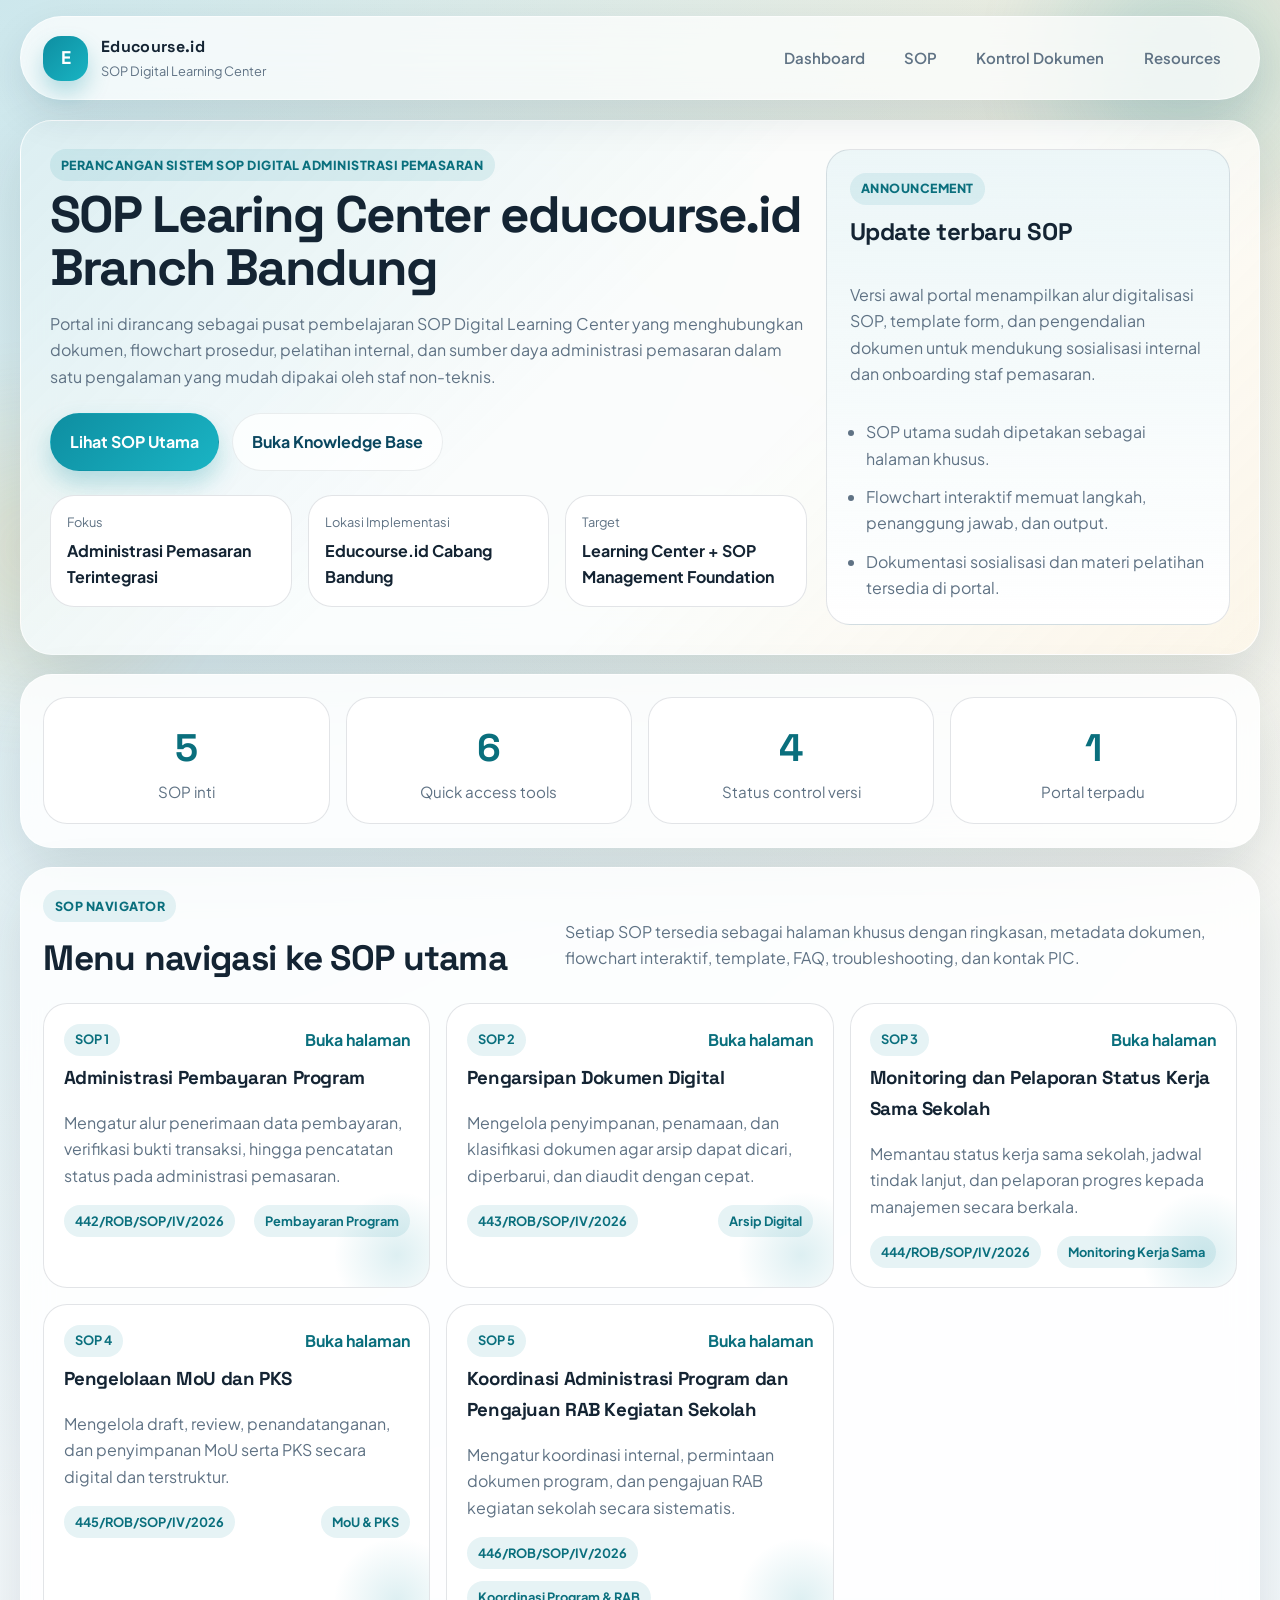
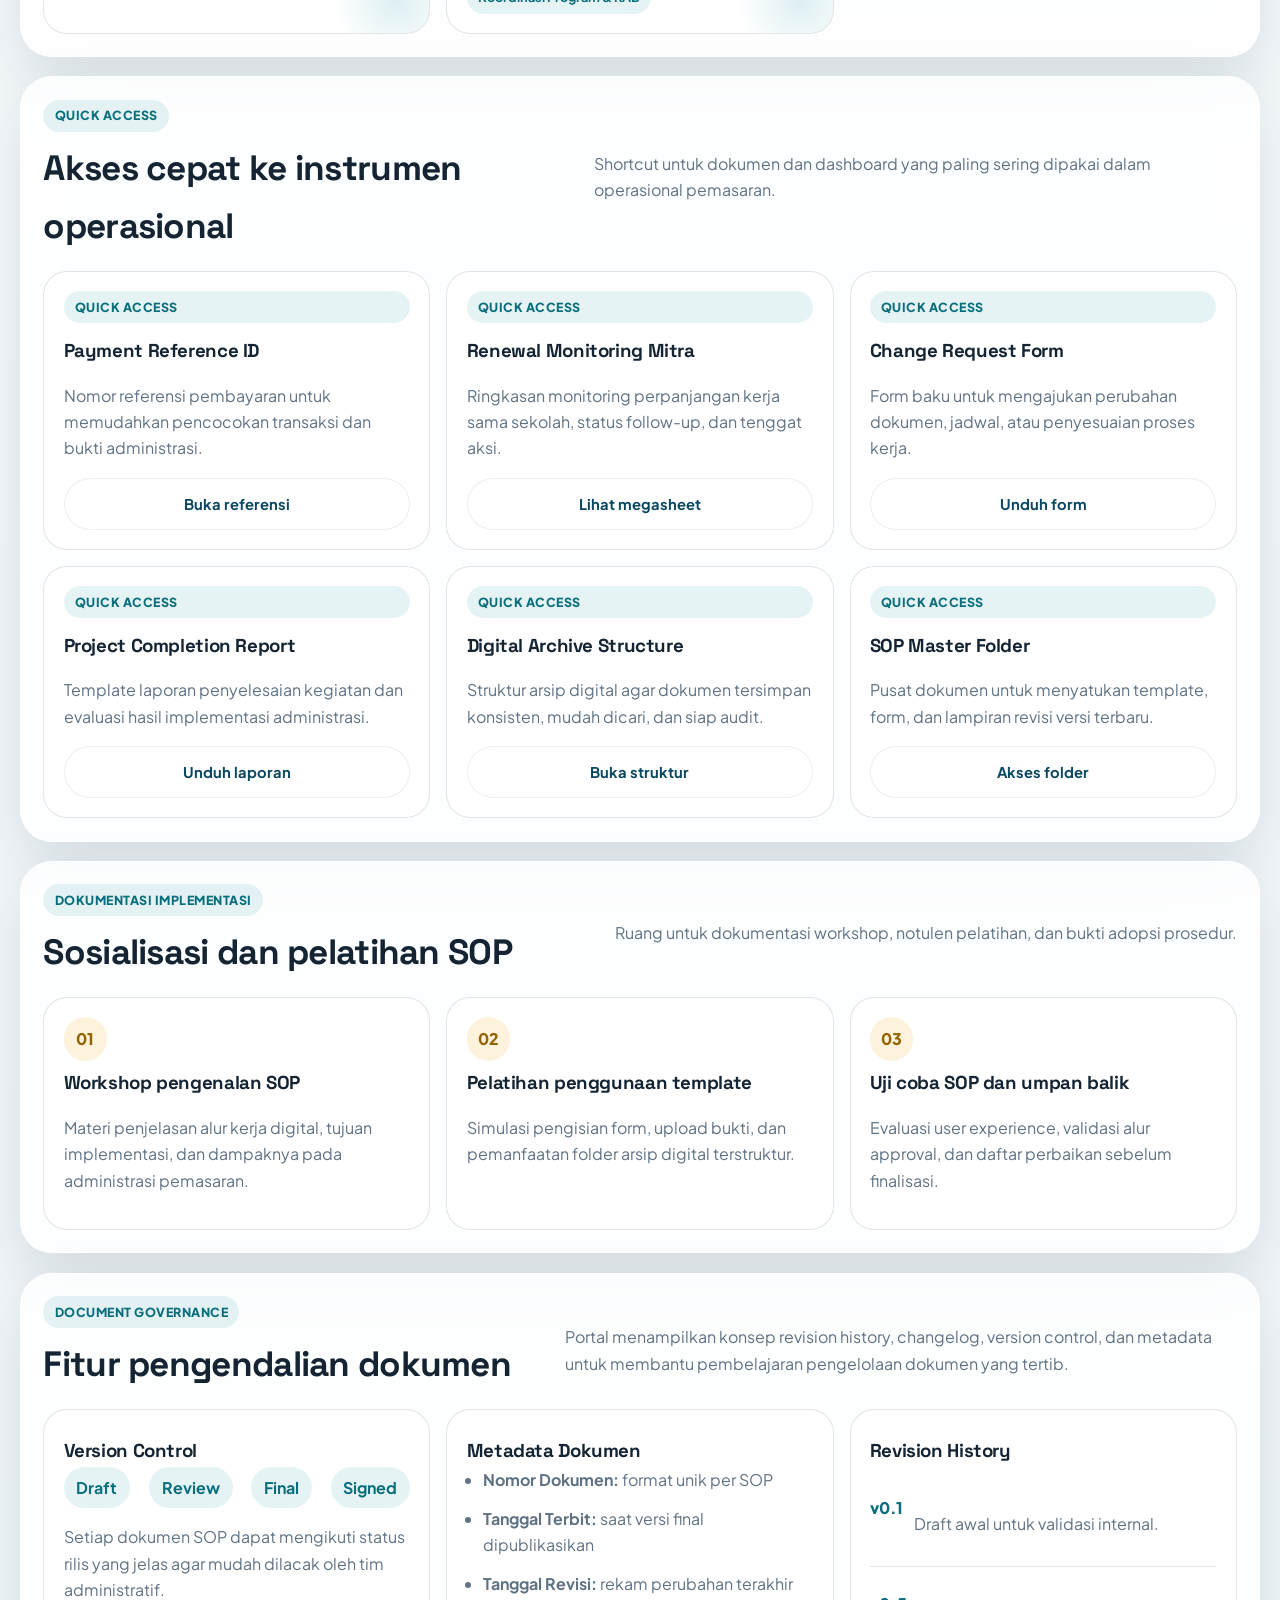
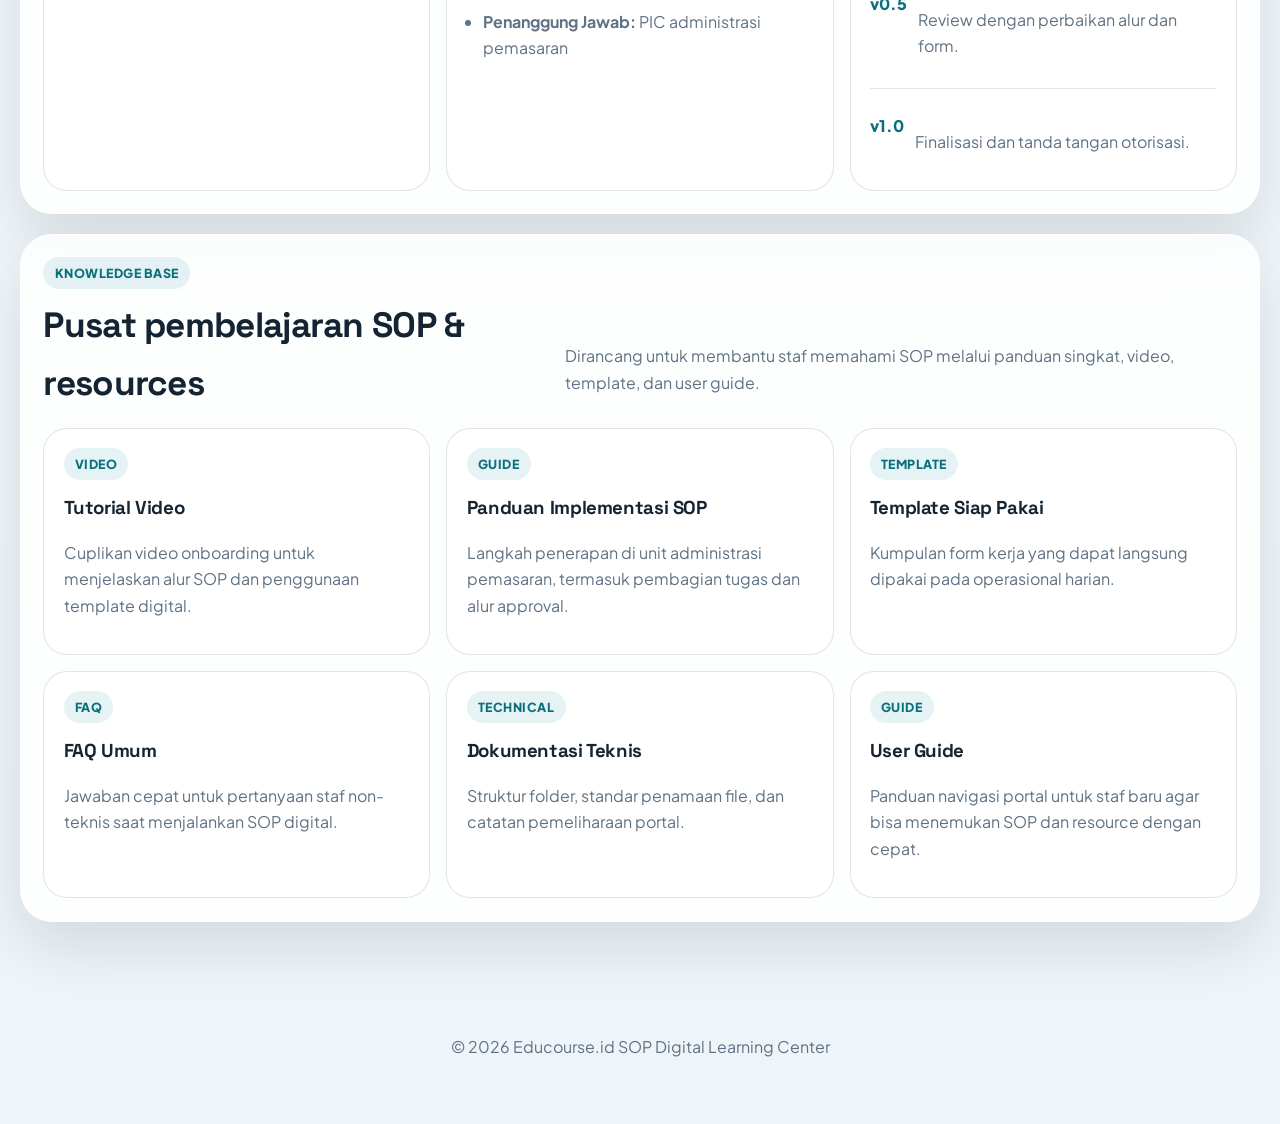
<file: index.html>
<!doctype html>
<html lang="id">
  <head>
    <meta charset="UTF-8" />
    <meta name="viewport" content="width=device-width, initial-scale=1.0" />
    <title>Educourse.id | SOP Digital Learning Center</title>
    <meta
      name="description"
      content="Portal SOP Digital Administrasi Pemasaran terintegrasi untuk Educourse.id Cabang Bandung."
    />

    <link rel="stylesheet" href="style.css" />
    <link rel="preconnect" href="https://fonts.googleapis.com" />
    <link rel="preconnect" href="https://fonts.gstatic.com" crossorigin />
    <link
      href="https://fonts.googleapis.com/css2?family=Plus+Jakarta+Sans:wght@400;500;600;700;800&family=Space+Grotesk:wght@500;700&display=swap"
      rel="stylesheet"
    />
  </head>
  <body>
    <div class="bg-orb bg-orb-1"></div>
    <div class="bg-orb bg-orb-2"></div>

    <header class="topbar">
      <a
        class="brand"
        href="#dashboard"
        aria-label="Educourse.id SOP Digital Learning Center"
      >
        <span class="brand-mark">E</span>
        <span>
          <strong>Educourse.id</strong>
          <small>SOP Digital Learning Center</small>
        </span>
      </a>

      <button
        class="menu-button"
        id="menuButton"
        type="button"
        aria-label="Buka navigasi"
      >
        <span></span>
        <span></span>
        <span></span>
      </button>

      <nav class="nav" id="mainNav">
        <a href="#dashboard">Dashboard</a>
        <a href="#sop-catalog">SOP</a>
        <a href="#document-control">Kontrol Dokumen</a>
        <a href="#knowledge-base">Resources</a>
      </nav>
    </header>

    <main id="app" class="app-shell">
      <section id="dashboard" class="panel hero-panel">
        <div class="hero-copy">
          <div class="eyebrow">
            Perancangan Sistem SOP Digital Administrasi Pemasaran
          </div>
          <h1>SOP Learing Center educourse.id Branch Bandung</h1>
          <p>
            Portal ini dirancang sebagai pusat pembelajaran SOP Digital Learning
            Center yang menghubungkan dokumen, flowchart prosedur, pelatihan
            internal, dan sumber daya administrasi pemasaran dalam satu
            pengalaman yang mudah dipakai oleh staf non-teknis.
          </p>

          <div class="hero-actions">
            <a class="button primary" href="#sop-catalog">Lihat SOP Utama</a>
            <a class="button secondary" href="#knowledge-base"
              >Buka Knowledge Base</a
            >
          </div>

          <div class="hero-meta">
            <div>
              <span>Fokus</span>
              <strong>Administrasi Pemasaran Terintegrasi</strong>
            </div>
            <div>
              <span>Lokasi Implementasi</span>
              <strong>Educourse.id Cabang Bandung</strong>
            </div>
            <div>
              <span>Target</span>
              <strong>Learning Center + SOP Management Foundation</strong>
            </div>
          </div>
        </div>

        <aside class="hero-card spotlight-card">
          <div class="card-heading">
            <span class="card-kicker">Announcement</span>
            <h2>Update terbaru SOP</h2>
          </div>
          <p>
            Versi awal portal menampilkan alur digitalisasi SOP, template form,
            dan pengendalian dokumen untuk mendukung sosialisasi internal dan
            onboarding staf pemasaran.
          </p>
          <ul class="check-list">
            <li>SOP utama sudah dipetakan sebagai halaman khusus.</li>
            <li>
              Flowchart interaktif memuat langkah, penanggung jawab, dan output.
            </li>
            <li>
              Dokumentasi sosialisasi dan materi pelatihan tersedia di portal.
            </li>
          </ul>
        </aside>
      </section>

      <section
        class="panel stats-panel"
        aria-label="Statistik implementasi SOP"
      >
        <article>
          <strong>5</strong>
          <span>SOP inti</span>
        </article>
        <article>
          <strong>6</strong>
          <span>Quick access tools</span>
        </article>
        <article>
          <strong>4</strong>
          <span>Status control versi</span>
        </article>
        <article>
          <strong>1</strong>
          <span>Portal terpadu</span>
        </article>
      </section>

      <section id="sop-catalog" class="panel section-block">
        <div class="section-head">
          <div>
            <span class="section-label">SOP Navigator</span>
            <h2>Menu navigasi ke SOP utama</h2>
          </div>
          <p>
            Setiap SOP tersedia sebagai halaman khusus dengan ringkasan,
            metadata dokumen, flowchart interaktif, template, FAQ,
            troubleshooting, dan kontak PIC.
          </p>
        </div>
        <div id="sopCatalog" class="catalog-grid"></div>
      </section>

      <section class="panel quick-access-panel">
        <div class="section-head compact">
          <div>
            <span class="section-label">Quick Access</span>
            <h2>Akses cepat ke instrumen operasional</h2>
          </div>
          <p>
            Shortcut untuk dokumen dan dashboard yang paling sering dipakai
            dalam operasional pemasaran.
          </p>
        </div>
        <div id="quickAccessGrid" class="resource-grid"></div>
      </section>

      <section class="panel documentation-panel">
        <div class="section-head compact">
          <div>
            <span class="section-label">Dokumentasi Implementasi</span>
            <h2>Sosialisasi dan pelatihan SOP</h2>
          </div>
          <p>
            Ruang untuk dokumentasi workshop, notulen pelatihan, dan bukti
            adopsi prosedur.
          </p>
        </div>
        <div class="timeline-grid">
          <article class="timeline-card">
            <span>01</span>
            <h3>Workshop pengenalan SOP</h3>
            <p>
              Materi penjelasan alur kerja digital, tujuan implementasi, dan
              dampaknya pada administrasi pemasaran.
            </p>
          </article>
          <article class="timeline-card">
            <span>02</span>
            <h3>Pelatihan penggunaan template</h3>
            <p>
              Simulasi pengisian form, upload bukti, dan pemanfaatan folder
              arsip digital terstruktur.
            </p>
          </article>
          <article class="timeline-card">
            <span>03</span>
            <h3>Uji coba SOP dan umpan balik</h3>
            <p>
              Evaluasi user experience, validasi alur approval, dan daftar
              perbaikan sebelum finalisasi.
            </p>
          </article>
        </div>
      </section>

      <section id="document-control" class="panel section-block">
        <div class="section-head">
          <div>
            <span class="section-label">Document Governance</span>
            <h2>Fitur pengendalian dokumen</h2>
          </div>
          <p>
            Portal menampilkan konsep revision history, changelog, version
            control, dan metadata untuk membantu pembelajaran pengelolaan
            dokumen yang tertib.
          </p>
        </div>
        <div class="governance-grid">
          <article class="governance-card">
            <h3>Version Control</h3>
            <div class="status-tags">
              <span>Draft</span>
              <span>Review</span>
              <span>Final</span>
              <span>Signed</span>
            </div>
            <p>
              Setiap dokumen SOP dapat mengikuti status rilis yang jelas agar
              mudah dilacak oleh tim administratif.
            </p>
          </article>
          <article class="governance-card">
            <h3>Metadata Dokumen</h3>
            <ul class="info-list">
              <li><strong>Nomor Dokumen:</strong> format unik per SOP</li>
              <li>
                <strong>Tanggal Terbit:</strong> saat versi final dipublikasikan
              </li>
              <li><strong>Tanggal Revisi:</strong> rekam perubahan terakhir</li>
              <li>
                <strong>Penanggung Jawab:</strong> PIC administrasi pemasaran
              </li>
            </ul>
          </article>
          <article class="governance-card">
            <h3>Revision History</h3>
            <div class="mini-timeline">
              <div>
                <span>v0.1</span>
                <p>Draft awal untuk validasi internal.</p>
              </div>
              <div>
                <span>v0.5</span>
                <p>Review dengan perbaikan alur dan form.</p>
              </div>
              <div>
                <span>v1.0</span>
                <p>Finalisasi dan tanda tangan otorisasi.</p>
              </div>
            </div>
          </article>
        </div>
      </section>

      <section id="knowledge-base" class="panel section-block">
        <div class="section-head">
          <div>
            <span class="section-label">Knowledge Base</span>
            <h2>Pusat pembelajaran SOP & resources</h2>
          </div>
          <p>
            Dirancang untuk membantu staf memahami SOP melalui panduan singkat,
            video, template, dan user guide.
          </p>
        </div>
        <div id="resourceGrid" class="resource-grid large"></div>
      </section>
    </main>

    <footer class="footer">
      <p>© 2026 Educourse.id SOP Digital Learning Center</p>
    </footer>

    <script src="script.js"></script>
  </body>
</html>
</file>
<file: style.css>
:root {
  --bg: #eef4f8;
  --surface: rgba(255, 255, 255, 0.84);
  --surface-strong: #ffffff;
  --surface-soft: rgba(13, 44, 61, 0.06);
  --line: rgba(17, 38, 58, 0.12);
  --text: #142433;
  --muted: #5f7284;
  --primary: #0e8ea1;
  --primary-dark: #0a6f7d;
  --accent: #f2b441;
  --accent-2: #0a4760;
  --shadow: 0 24px 60px rgba(12, 29, 41, 0.12);
  --radius-xl: 32px;
  --radius-lg: 24px;
  --radius-md: 18px;
  --radius-sm: 14px;
}

* {
  box-sizing: border-box;
}

html {
  scroll-behavior: smooth;
}

body {
  margin: 0;
  font-family: "Plus Jakarta Sans", sans-serif;
  background:
    radial-gradient(circle at top left, rgba(14, 142, 161, 0.18), transparent 34%),
    radial-gradient(circle at top right, rgba(242, 180, 65, 0.16), transparent 28%),
    linear-gradient(180deg, #f7fbfd 0%, var(--bg) 100%);
  color: var(--text);
  line-height: 1.65;
  min-height: 100vh;
}

img,
iframe {
  max-width: 100%;
}

a {
  color: inherit;
  text-decoration: none;
}

button,
a {
  -webkit-tap-highlight-color: transparent;
}

.bg-orb {
  position: fixed;
  inset: auto;
  width: 24rem;
  height: 24rem;
  border-radius: 50%;
  filter: blur(26px);
  opacity: 0.32;
  pointer-events: none;
  z-index: 0;
}

.bg-orb-1 {
  top: -8rem;
  right: -6rem;
  background: radial-gradient(circle, rgba(14, 142, 161, 0.7), transparent 70%);
}

.bg-orb-2 {
  bottom: 10rem;
  left: -10rem;
  background: radial-gradient(circle, rgba(242, 180, 65, 0.56), transparent 72%);
}

.topbar {
  position: sticky;
  top: 0;
  z-index: 30;
  display: flex;
  align-items: center;
  justify-content: space-between;
  gap: 1rem;
  padding: 1rem 1.4rem;
  margin: 1rem auto 0;
  width: min(1240px, calc(100% - 2rem));
  border: 1px solid rgba(255, 255, 255, 0.6);
  border-radius: 999px;
  background: rgba(255, 255, 255, 0.72);
  backdrop-filter: blur(20px);
  box-shadow: 0 16px 40px rgba(14, 38, 57, 0.1);
}

.page-topbar {
  border-radius: 28px;
}

.nav-pages {
  flex-wrap: wrap;
  justify-content: flex-end;
}

.brand {
  display: flex;
  align-items: center;
  gap: 0.8rem;
  min-width: 0;
}

.brand strong,
.brand small {
  display: block;
}

.brand strong {
  font-family: "Space Grotesk", sans-serif;
  letter-spacing: 0.02em;
}

.brand small {
  color: var(--muted);
  font-size: 0.8rem;
}

.brand-mark {
  display: grid;
  place-items: center;
  width: 2.8rem;
  height: 2.8rem;
  border-radius: 18px;
  background: linear-gradient(135deg, var(--primary), #19b4c3);
  color: #fff;
  font-family: "Space Grotesk", sans-serif;
  font-size: 1.15rem;
  font-weight: 700;
  box-shadow: 0 12px 22px rgba(14, 142, 161, 0.28);
}

.nav {
  display: flex;
  align-items: center;
  gap: 0.45rem;
  flex-wrap: wrap;
}

.nav a {
  padding: 0.8rem 1rem;
  border-radius: 999px;
  color: var(--muted);
  font-size: 0.94rem;
  font-weight: 600;
  transition:
    transform 0.2s ease,
    background-color 0.2s ease,
    color 0.2s ease;
}

.nav a:hover,
.nav a:focus-visible {
  color: var(--accent-2);
  background: rgba(14, 142, 161, 0.12);
  transform: translateY(-1px);
}

.menu-button {
  display: none;
  align-items: center;
  justify-content: center;
  flex-direction: column;
  gap: 4px;
  width: 3rem;
  height: 3rem;
  border: 0;
  border-radius: 50%;
  background: rgba(14, 142, 161, 0.1);
}

.menu-button span {
  display: block;
  width: 1.1rem;
  height: 2px;
  border-radius: 999px;
  background: var(--accent-2);
  transition: transform 0.2s ease, opacity 0.2s ease;
}

.menu-button.active span:nth-child(1) {
  transform: translateY(6px) rotate(45deg);
}

.menu-button.active span:nth-child(2) {
  opacity: 0;
}

.menu-button.active span:nth-child(3) {
  transform: translateY(-6px) rotate(-45deg);
}

.app-shell {
  position: relative;
  z-index: 1;
  width: min(1240px, calc(100% - 2rem));
  margin: 1.2rem auto 0;
  padding-bottom: 4rem;
}

.panel {
  margin-top: 1.2rem;
  padding: 1.4rem;
  border: 1px solid rgba(255, 255, 255, 0.74);
  border-radius: var(--radius-xl);
  background: var(--surface);
  backdrop-filter: blur(18px);
  box-shadow: var(--shadow);
}

.hero-panel {
  display: grid;
  grid-template-columns: minmax(0, 1.5fr) minmax(320px, 0.8fr);
  gap: 1.2rem;
  padding: 1.8rem;
  background:
    linear-gradient(135deg, rgba(14, 142, 161, 0.12), transparent 45%),
    linear-gradient(315deg, rgba(242, 180, 65, 0.1), transparent 40%),
    var(--surface);
}

.hero-copy h1 {
  margin: 0.4rem 0 1rem;
  font-family: "Space Grotesk", sans-serif;
  font-size: clamp(2rem, 4vw, 3.8rem);
  line-height: 1.05;
  letter-spacing: -0.04em;
}

.hero-copy p,
.section-head p,
.catalog-card p,
.resource-card p,
.timeline-card p,
.governance-card p,
.sop-copy p,
.flow-activity,
.info-panel p,
.spotlight-card p {
  color: var(--muted);
}

.eyebrow,
.section-label,
.resource-tag,
.card-kicker,
.flow-step-index {
  display: inline-flex;
  align-items: center;
  gap: 0.35rem;
  padding: 0.35rem 0.7rem;
  border-radius: 999px;
  background: rgba(14, 142, 161, 0.1);
  color: var(--primary-dark);
  font-size: 0.78rem;
  font-weight: 800;
  letter-spacing: 0.04em;
  text-transform: uppercase;
}

.hero-actions,
.template-actions,
.flow-actions {
  display: flex;
  flex-wrap: wrap;
  gap: 0.8rem;
  margin-top: 1.4rem;
}

.button {
  display: inline-flex;
  align-items: center;
  justify-content: center;
  gap: 0.45rem;
  padding: 0.95rem 1.2rem;
  border: 1px solid transparent;
  border-radius: 999px;
  font-weight: 700;
  transition:
    transform 0.2s ease,
    box-shadow 0.2s ease,
    background-color 0.2s ease,
    color 0.2s ease;
  cursor: pointer;
}

.button.primary {
  background: linear-gradient(135deg, var(--primary), #1ab4c4);
  color: #fff;
  box-shadow: 0 12px 24px rgba(14, 142, 161, 0.28);
}

.button.secondary,
.button.ghost {
  background: rgba(255, 255, 255, 0.72);
  color: var(--accent-2);
  border-color: rgba(14, 38, 57, 0.08);
}

.button.small {
  padding: 0.8rem 1rem;
  font-size: 0.92rem;
}

.button:hover,
.button:focus-visible {
  transform: translateY(-2px);
}

.hero-meta,
.metadata-strip,
.stats-panel,
.governance-grid,
.timeline-grid,
.catalog-grid,
.resource-grid,
.sop-layout,
.sop-bottom-grid,
.list-grid {
  display: grid;
  gap: 1rem;
}

.hero-meta {
  grid-template-columns: repeat(3, minmax(0, 1fr));
  margin-top: 1.5rem;
}

.hero-meta div,
.stats-panel article,
.timeline-card,
.governance-card,
.resource-card,
.catalog-card,
.spotlight-card,
.info-panel,
.sop-copy,
.flowchart-card {
  border: 1px solid var(--line);
  border-radius: var(--radius-lg);
  background: var(--surface-strong);
}

.hero-meta div {
  padding: 1rem;
}

.hero-meta span,
.metadata-strip span {
  display: block;
  color: var(--muted);
  font-size: 0.8rem;
  margin-bottom: 0.25rem;
}

.hero-meta strong,
.metadata-strip strong,
.page-badge {
  font-weight: 700;
}

.spotlight-card {
  padding: 1.4rem;
  align-self: stretch;
  display: flex;
  flex-direction: column;
  justify-content: center;
  background:
    linear-gradient(180deg, rgba(14, 142, 161, 0.08), rgba(255, 255, 255, 0.92)),
    var(--surface-strong);
}

.card-heading {
  margin-bottom: 0.9rem;
}

.card-heading h2,
.card-heading h3,
.section-head h2,
.page-header h2,
.catalog-card h3,
.resource-card h3,
.timeline-card h3,
.governance-card h3,
.sop-copy h4,
.flow-detail-head h4 {
  margin: 0.45rem 0 0;
  font-family: "Space Grotesk", sans-serif;
  letter-spacing: -0.02em;
}

.check-list,
.bullet-list,
.info-list,
.mini-timeline,
.faq-list,
.flowchart-nodes {
  display: grid;
  gap: 0.75rem;
}

.check-list,
.bullet-list,
.info-list {
  margin: 1rem 0 0;
  padding-left: 1rem;
}

.check-list li,
.bullet-list li,
.info-list li {
  color: var(--muted);
}

.stats-panel {
  grid-template-columns: repeat(4, minmax(0, 1fr));
}

.stats-panel article {
  padding: 1.1rem;
  text-align: center;
}

.stats-panel strong {
  display: block;
  font-family: "Space Grotesk", sans-serif;
  font-size: clamp(1.8rem, 3vw, 2.4rem);
  color: var(--primary-dark);
}

.stats-panel span {
  color: var(--muted);
  font-size: 0.95rem;
}

.section-block,
.quick-access-panel,
.documentation-panel {
  padding: 1.4rem;
}

.section-head {
  display: flex;
  justify-content: space-between;
  gap: 1rem;
  align-items: end;
  margin-bottom: 1rem;
}

.section-head.compact {
  align-items: center;
}

.section-head h2 {
  font-size: clamp(1.5rem, 2.8vw, 2.2rem);
}

.section-head p {
  max-width: 42rem;
}

.catalog-grid,
.resource-grid,
.timeline-grid,
.governance-grid {
  grid-template-columns: repeat(3, minmax(0, 1fr));
}

.resource-grid.large {
  grid-template-columns: repeat(3, minmax(0, 1fr));
}

.catalog-card,
.resource-card,
.timeline-card,
.governance-card {
  padding: 1.2rem;
}

.catalog-card {
  position: relative;
  overflow: hidden;
  min-height: 190px;
}

.catalog-card::after {
  content: "";
  position: absolute;
  inset: auto -2rem -2rem auto;
  width: 8rem;
  height: 8rem;
  border-radius: 50%;
  background: radial-gradient(circle, rgba(14, 142, 161, 0.14), transparent 70%);
}

.catalog-head,
.catalog-foot,
.page-header,
.metadata-strip article,
.flow-detail-head,
.support-box,
.status-tags,
.flow-actions {
  display: flex;
  gap: 0.75rem;
  flex-wrap: wrap;
  align-items: center;
  justify-content: space-between;
}

.catalog-head span,
.catalog-foot span,
.page-badge {
  padding: 0.35rem 0.7rem;
  border-radius: 999px;
  background: rgba(14, 142, 161, 0.1);
  color: var(--primary-dark);
  font-size: 0.8rem;
  font-weight: 700;
}

.catalog-link {
  color: var(--primary-dark);
  font-weight: 700;
}

.timeline-card span {
  display: inline-flex;
  align-items: center;
  justify-content: center;
  width: 2.7rem;
  height: 2.7rem;
  border-radius: 50%;
  background: rgba(242, 180, 65, 0.18);
  color: #946400;
  font-weight: 800;
}

.status-tags span {
  padding: 0.45rem 0.8rem;
  border-radius: 999px;
  background: rgba(14, 142, 161, 0.1);
  color: var(--primary-dark);
  font-weight: 700;
}

.mini-timeline {
  margin-top: 1rem;
}

.mini-timeline div {
  display: grid;
  grid-template-columns: auto 1fr;
  gap: 0.7rem;
  align-items: start;
  padding: 0.75rem 0;
  border-bottom: 1px solid var(--line);
}

.mini-timeline div:last-child {
  border-bottom: 0;
  padding-bottom: 0;
}

.mini-timeline span {
  font-weight: 800;
  color: var(--primary-dark);
}

.governance-card ul {
  margin: 0;
}

.resource-card {
  position: relative;
  min-height: 180px;
}

.resource-card h3 {
  margin-top: 0.8rem;
}

.quick-card {
  display: flex;
  flex-direction: column;
  justify-content: space-between;
}

.sop-pages {
  display: grid;
  gap: 1.2rem;
}

.sop-page {
  padding: 1.4rem;
}

.page-header {
  align-items: center;
}

.page-header p {
  max-width: 58rem;
}

.metadata-strip {
  grid-template-columns: repeat(4, minmax(0, 1fr));
  margin: 1rem 0;
}

.metadata-strip article {
  padding: 1rem;
  background: rgba(14, 142, 161, 0.05);
  border-radius: var(--radius-md);
}

.sop-layout {
  grid-template-columns: minmax(0, 1fr) minmax(340px, 0.9fr);
}

.breadcrumb-row {
  display: flex;
  align-items: center;
  justify-content: space-between;
  gap: 1rem;
  margin: 1rem 0;
  flex-wrap: wrap;
}

.breadcrumb-links {
  display: flex;
  gap: 0.5rem;
  flex-wrap: wrap;
}

.breadcrumb-chip {
  padding: 0.55rem 0.85rem;
  border-radius: 999px;
  border: 1px solid var(--line);
  background: rgba(255, 255, 255, 0.8);
  color: var(--muted);
  font-weight: 700;
}

.breadcrumb-chip.active {
  color: var(--primary-dark);
  border-color: rgba(14, 142, 161, 0.35);
  background: rgba(14, 142, 161, 0.08);
}

.sop-copy,
.flowchart-card,
.info-panel {
  padding: 1.2rem;
}

.sop-copy h4 {
  margin-top: 1.2rem;
  font-size: 1rem;
}

.list-grid {
  grid-template-columns: repeat(2, minmax(0, 1fr));
  margin-top: 1rem;
}

.support-box {
  margin-top: 1rem;
  padding: 1rem;
  border-radius: var(--radius-md);
  background: rgba(14, 142, 161, 0.06);
  justify-content: flex-start;
}

.support-box span {
  color: var(--muted);
  font-size: 0.88rem;
}

.flowchart-nodes {
  grid-template-columns: repeat(2, minmax(0, 1fr));
  margin-top: 1rem;
}

.flowchart-visual {
  display: grid;
  gap: 0.8rem;
  margin-top: 1rem;
}

.flow-start {
  width: fit-content;
  padding: 0.5rem 0.9rem;
  border-radius: 999px;
  background: rgba(242, 180, 65, 0.18);
  color: #8b5f00;
  font-weight: 800;
}

.flow-line {
  width: 2px;
  height: 18px;
  margin-left: 0.95rem;
  background: linear-gradient(180deg, rgba(14, 142, 161, 0.55), rgba(14, 142, 161, 0));
}

.flow-node-grid {
  display: grid;
  gap: 0.75rem;
  grid-template-columns: repeat(2, minmax(0, 1fr));
}

.flow-step {
  display: grid;
  grid-template-columns: auto 1fr;
  gap: 0.8rem;
  align-items: center;
  padding: 0.95rem;
  border: 1px solid var(--line);
  border-radius: var(--radius-md);
  background: #f9fcfd;
  text-align: left;
  cursor: pointer;
  transition:
    transform 0.2s ease,
    border-color 0.2s ease,
    background-color 0.2s ease,
    box-shadow 0.2s ease;
}

.flow-step span {
  display: grid;
  place-items: center;
  width: 2rem;
  height: 2rem;
  border-radius: 50%;
  background: rgba(14, 142, 161, 0.12);
  color: var(--primary-dark);
  font-weight: 800;
}

.flow-step strong {
  font-size: 0.95rem;
}

.flow-step.active {
  border-color: rgba(14, 142, 161, 0.45);
  background: linear-gradient(180deg, rgba(14, 142, 161, 0.14), rgba(255, 255, 255, 0.98));
  box-shadow: 0 12px 24px rgba(14, 142, 161, 0.12);
}

.flow-step:hover,
.flow-step:focus-visible {
  transform: translateY(-1px);
}

.flowchart-detail {
  margin-top: 1rem;
  padding: 1rem;
  border-radius: var(--radius-md);
  background: linear-gradient(180deg, rgba(14, 142, 161, 0.08), rgba(255, 255, 255, 0.96));
}

.decision-box {
  margin-top: 1rem;
  padding: 1rem;
  border-radius: var(--radius-md);
  background: rgba(10, 71, 96, 0.05);
  border: 1px solid rgba(10, 71, 96, 0.12);
}

.decision-box h5 {
  margin: 0.8rem 0 0.4rem;
  font-size: 1rem;
}

.decision-actions {
  display: flex;
  gap: 0.7rem;
  flex-wrap: wrap;
  margin-top: 1rem;
}

.decision-output {
  display: grid;
  gap: 0.75rem;
  grid-template-columns: repeat(2, minmax(0, 1fr));
  margin-top: 1rem;
}

.decision-output div {
  padding: 0.85rem;
  border-radius: var(--radius-sm);
  background: rgba(255, 255, 255, 0.92);
  border: 1px solid var(--line);
}

.decision-output div.selected {
  border-color: rgba(14, 142, 161, 0.45);
  background: rgba(14, 142, 161, 0.1);
}

.decision-output strong {
  display: block;
  margin-bottom: 0.35rem;
}

.flow-activity {
  margin: 0.8rem 0 1rem;
}

.detail-matrix {
  display: grid;
  gap: 0.75rem;
  margin: 0;
}

.detail-matrix div {
  padding: 0.85rem;
  border-radius: var(--radius-sm);
  background: rgba(255, 255, 255, 0.92);
  border: 1px solid var(--line);
}

.detail-matrix dt {
  margin-bottom: 0.25rem;
  color: var(--muted);
  font-size: 0.82rem;
  font-weight: 700;
}

.detail-matrix dd {
  margin: 0;
  font-weight: 700;
}

.faq-list details {
  padding: 0.9rem 0;
  border-bottom: 1px solid var(--line);
}

.faq-list details:last-child {
  border-bottom: 0;
}

.faq-list summary {
  cursor: pointer;
  font-weight: 700;
  list-style: none;
}

.faq-list summary::-webkit-details-marker {
  display: none;
}

.faq-list p {
  margin-bottom: 0;
  padding-top: 0.6rem;
}

.preview-panel iframe {
  width: 100%;
  min-height: 480px;
  margin-top: 1rem;
  border: 1px solid var(--line);
  border-radius: var(--radius-md);
  background: #fff;
}

.footer {
  width: min(1240px, calc(100% - 2rem));
  margin: 1rem auto 2rem;
  padding: 1rem 1.2rem;
  text-align: center;
  color: var(--muted);
}

.button:focus-visible,
.nav a:focus-visible,
.flow-step:focus-visible,
summary:focus-visible,
button:focus-visible {
  outline: 3px solid rgba(242, 180, 65, 0.35);
  outline-offset: 2px;
}

@media (max-width: 1100px) {
  .hero-panel,
  .sop-layout,
  .metadata-strip,
  .catalog-grid,
  .resource-grid.large,
  .timeline-grid,
  .governance-grid,
  .stats-panel {
    grid-template-columns: repeat(2, minmax(0, 1fr));
  }

  .flow-node-grid,
  .decision-output {
    grid-template-columns: 1fr;
  }

  .section-head {
    align-items: flex-start;
    flex-direction: column;
  }
}

@media (max-width: 860px) {
  .topbar {
    border-radius: 28px;
  }

  .menu-button {
    display: inline-flex;
  }

  .nav {
    position: absolute;
    top: calc(100% + 0.75rem);
    right: 0;
    width: min(340px, calc(100vw - 2rem));
    padding: 0.7rem;
    display: grid;
    gap: 0.25rem;
    border: 1px solid var(--line);
    border-radius: var(--radius-lg);
    background: rgba(255, 255, 255, 0.96);
    box-shadow: var(--shadow);
    opacity: 0;
    transform: translateY(-8px);
    pointer-events: none;
    transition: opacity 0.2s ease, transform 0.2s ease;
  }

  .nav.open {
    opacity: 1;
    transform: translateY(0);
    pointer-events: auto;
  }

  .nav a {
    width: 100%;
  }

  .hero-panel,
  .stats-panel,
  .metadata-strip,
  .catalog-grid,
  .resource-grid,
  .resource-grid.large,
  .timeline-grid,
  .governance-grid,
  .list-grid,
  .flowchart-nodes,
  .sop-layout,
  .sop-bottom-grid {
    grid-template-columns: 1fr;
  }

  .hero-meta {
    grid-template-columns: 1fr;
  }

  .topbar,
  .app-shell,
  .footer {
    width: min(100%, calc(100% - 1rem));
  }

  .panel,
  .hero-panel,
  .sop-page {
    padding: 1rem;
  }

  .preview-panel iframe {
    min-height: 360px;
  }
}

@media (max-width: 560px) {
  .topbar {
    padding: 0.85rem 0.9rem;
  }

  .brand small {
    display: none;
  }

  .hero-copy h1 {
    font-size: 2rem;
  }

  .button {
    width: 100%;
  }

  .hero-actions,
  .template-actions,
  .flow-actions,
  .decision-actions {
    flex-direction: column;
  }

  .catalog-card,
  .resource-card,
  .timeline-card,
  .governance-card,
  .sop-copy,
  .flowchart-card,
  .info-panel {
    border-radius: 20px;
  }
}
</file>
